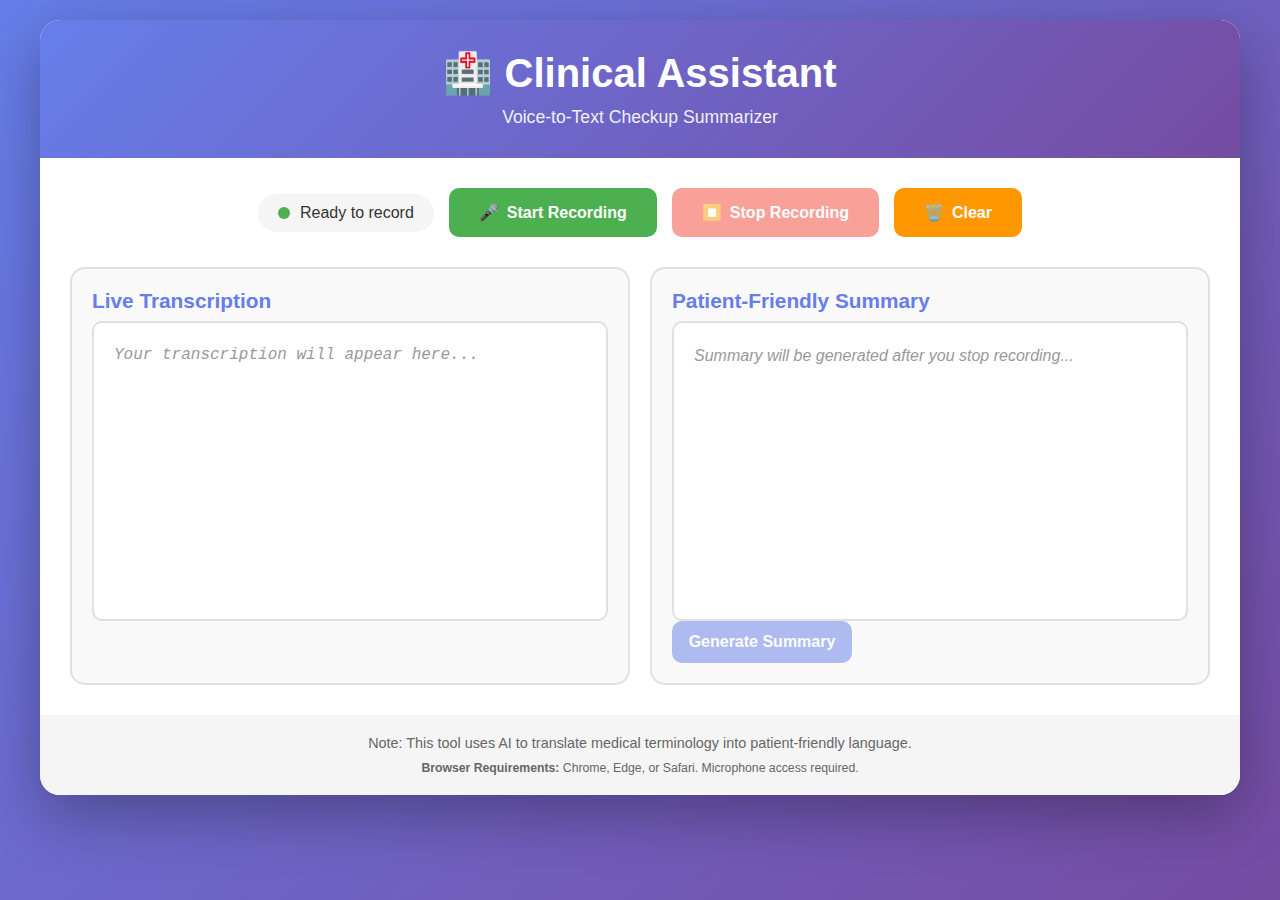
<file: static/index.html>
<!DOCTYPE html>
<html lang="en">
<head>
    <meta charset="UTF-8">
    <meta name="viewport" content="width=device-width, initial-scale=1.0">
    <title>Clinical Assistant - Voice to Text</title>
    <link rel="stylesheet" href="styles.css">
</head>
<body>
    <div class="container">
        <header>
            <h1>🏥 Clinical Assistant</h1>
            <p class="subtitle">Voice-to-Text Checkup Summarizer</p>
        </header>

        <main>
            <div class="recording-section">
                <div class="status-indicator" id="statusIndicator">
                    <span class="status-dot"></span>
                    <span id="statusText">Ready to record</span>
                </div>

                <button id="recordButton" type="button" class="record-button">
                    <span class="button-icon">🎤</span>
                    <span class="button-text">Start Recording</span>
                </button>

                <button id="stopButton" type="button" class="stop-button" disabled>
                    <span class="button-icon">⏹️</span>
                    <span class="button-text">Stop Recording</span>
                </button>

                <button id="clearButton" class="clear-button">
                    <span class="button-icon">🗑️</span>
                    <span class="button-text">Clear</span>
                </button>
            </div>

            <div class="content-section">
                <div class="panel">
                    <h2>Live Transcription</h2>
                    <div id="transcription" class="transcription-box">
                        <p class="placeholder">Your transcription will appear here...</p>
                    </div>
                </div>

                <div class="panel">
                    <h2>Patient-Friendly Summary</h2>
                    <div id="summary" class="summary-box">
                        <p class="placeholder">Summary will be generated after you stop recording...</p>
                    </div>
                    <button id="generateSummaryButton" type="button" class="summary-button" disabled>
                        Generate Summary
                    </button>
                </div>
            </div>
        </main>

        <footer>
            <p>Note: This tool uses AI to translate medical terminology into patient-friendly language.</p>
            <p style="font-size: 0.85em; margin-top: 10px;">
                <strong>Browser Requirements:</strong> Chrome, Edge, or Safari. Microphone access required.
            </p>
        </footer>
    </div>

    <script src="/static/app.js"></script>
</body>
</html>
</file>
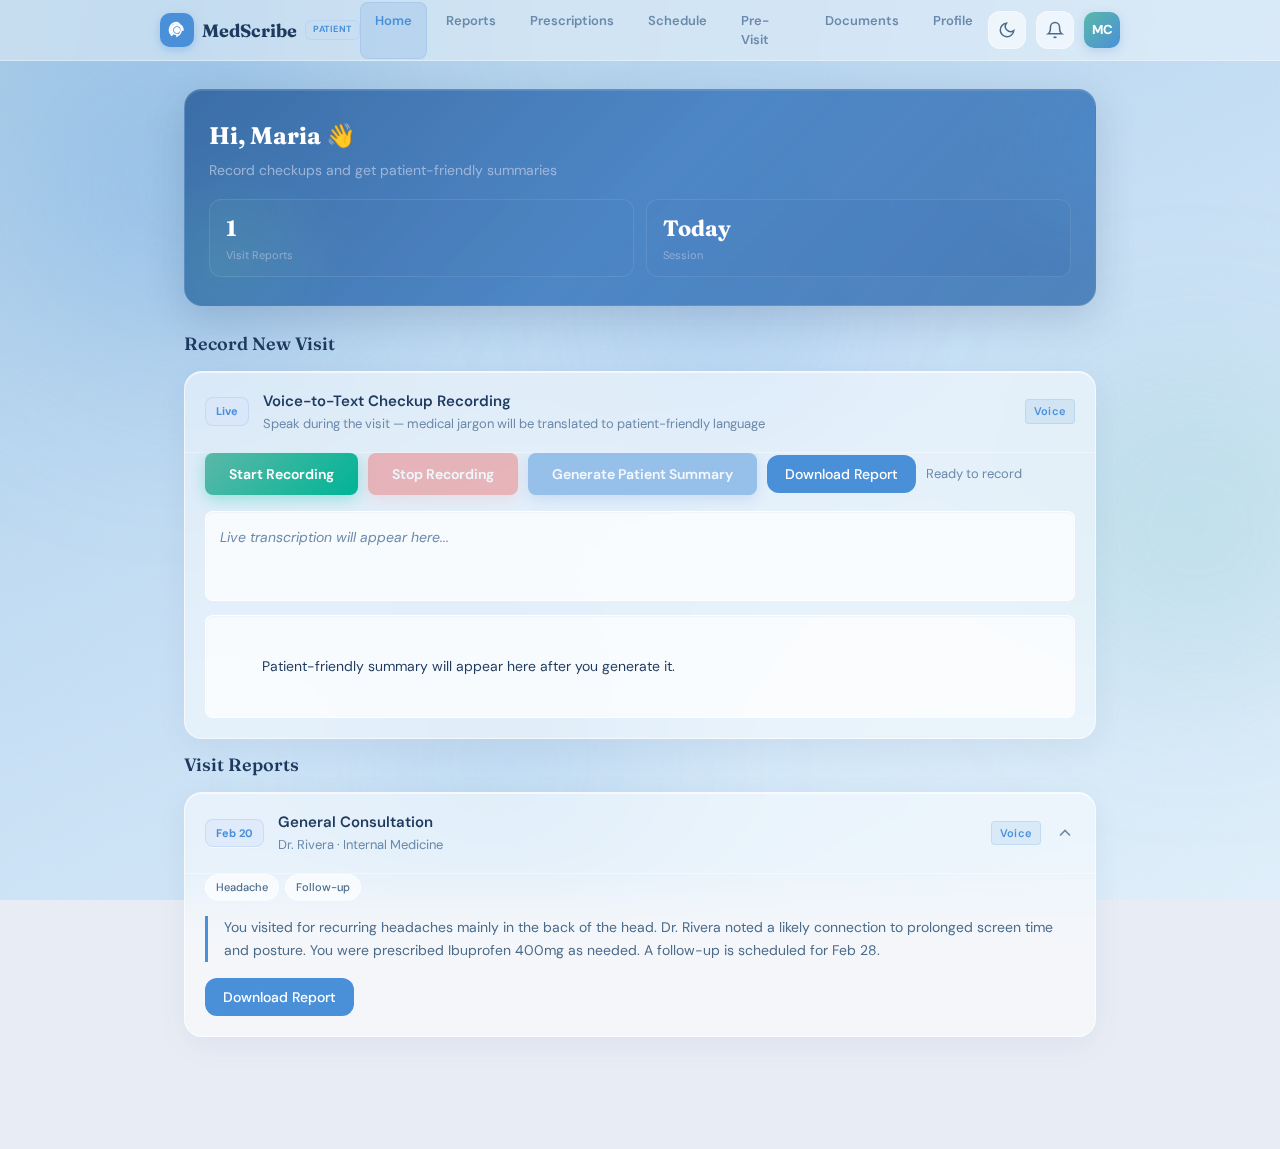
<file: static/medscribe.html>
<!DOCTYPE html>
<html lang="en">
<head>
<meta charset="UTF-8">
<meta name="viewport" content="width=device-width, initial-scale=1.0">
<title>MedScribe — Patient Portal</title>
<link rel="icon" type="image/svg+xml" href="/static/favicon.svg">
<link rel="icon" type="image/png" sizes="32x32" href="/static/favicon.png">
<link href="https://fonts.googleapis.com/css2?family=DM+Sans:ital,opsz,wght@0,9..40,400;0,9..40,500;0,9..40,600;0,9..40,700&family=Fraunces:opsz,wght@9..144,400;9..144,600;9..144,700&display=swap" rel="stylesheet">
<style>
  :root {
    --primary: #4A90D9;
    --primary-light: rgba(74,144,217,0.15);
    --primary-dark: #2E6BB5;
    --secondary: #5BB8A8;
    --secondary-dark: #3D9B8C;
    --accent: #E87A7A;
    --accent-light: rgba(232,122,122,0.1);
    --text: #1E3A5F;
    --text-secondary: #4A6B8A;
    --text-muted: #6B8AAA;
    --glass: rgba(255,255,255,0.5);
    --glass-strong: rgba(255,255,255,0.65);
    --glass-subtle: rgba(255,255,255,0.32);
    --glass-border: rgba(255,255,255,0.6);
    --glass-border-dim: rgba(255,255,255,0.35);
    --glass-shadow: 0 8px 32px rgba(30,58,95,0.06), inset 0 1px 0 rgba(255,255,255,0.65);
    --glass-shadow-hover: 0 12px 40px rgba(30,58,95,0.09), inset 0 1px 0 rgba(255,255,255,0.75);
    --blur: 22px;
    --blur-heavy: 44px;
    --radius: 18px;
    --radius-sm: 12px;
    --radius-xs: 8px;
    --card-bg: rgba(255,255,255,0.5);
    --border: var(--glass-border-dim);
    --border-light: rgba(255,255,255,0.4);
    --bg: rgba(255,255,255,0.2);
    --success: var(--secondary);
    --danger: var(--accent);
    --primary-hover: var(--primary-dark);
  }
  * { margin: 0; padding: 0; box-sizing: border-box; }
  html { font-size: 16px; -webkit-font-smoothing: antialiased; }
  body { font-family: 'DM Sans', sans-serif; font-size: 0.9375rem; color: var(--text); min-height: 100vh; background: #E8EDF5; line-height: 1.5; }
  h1,h2,h3 { font-family: 'Fraunces', serif; font-weight: 600; color: var(--text); }
  .bg-canvas { position: fixed; inset: 0; z-index: 0; overflow: hidden; background: linear-gradient(155deg, #a8cce8 0%, #b8d6ef 25%, #c8e0f5 50%, #d4e8f8 75%, #e0effa 100%); }
  .orb { position: absolute; border-radius: 50%; filter: blur(85px); will-change: transform; animation: drift 22s ease-in-out infinite; }
  .orb-1 { width:520px;height:520px;background:radial-gradient(circle,rgba(74,144,217,0.35) 0%,transparent 70%);top:-8%;left:-6%;animation-duration:24s; }
  .orb-2 { width:420px;height:420px;background:radial-gradient(circle,rgba(91,184,168,0.25) 0%,transparent 70%);top:35%;right:-10%;animation-duration:19s;animation-delay:-6s; }
  .orb-3 { width:380px;height:380px;background:radial-gradient(circle,rgba(74,144,217,0.2) 0%,transparent 70%);bottom:-6%;left:25%;animation-duration:26s;animation-delay:-11s; }
  .orb-4 { width:300px;height:300px;background:radial-gradient(circle,rgba(59,130,246,0.22) 0%,transparent 70%);top:18%;left:45%;animation-duration:21s;animation-delay:-9s; }
  @keyframes drift { 0%,100%{transform:translate(0,0) scale(1);} 25%{transform:translate(35px,-45px) scale(1.06);} 50%{transform:translate(-25px,25px) scale(0.94);} 75%{transform:translate(45px,35px) scale(1.03);} }
  .bottom-nav { position: fixed; bottom: 0; left: 0; right: 0; background: rgba(255,255,255,0.45); backdrop-filter: blur(var(--blur-heavy)); -webkit-backdrop-filter: blur(var(--blur-heavy)); border-top: 1px solid var(--glass-border-dim); display: none; justify-content: space-around; align-items: stretch; gap: 4px; padding: 10px 8px calc(10px + env(safe-area-inset-bottom)); z-index: 200; }
  .bnav-item { display: flex; flex-direction: column; align-items: center; gap: 2px; font-size: 9px; font-weight: 600; color: var(--text-muted); text-decoration: none; padding: 4px 6px; border-radius: 8px; cursor: pointer; transition: color 0.2s, background 0.2s; flex: 1; min-width: 0; }
  .bnav-item svg { width: 20px; height: 20px; flex-shrink: 0; }
  .bnav-item:hover { color: var(--primary); background: rgba(74,144,217,0.06); }
  .bnav-item.active { color: var(--primary); background: var(--primary-light); }
  .bg-canvas::after { content:''; position:absolute; inset:0; background:url("data:image/svg+xml,%3Csvg viewBox='0 0 256 256' xmlns='http://www.w3.org/2000/svg'%3E%3Cfilter id='n'%3E%3CfeTurbulence type='fractalNoise' baseFrequency='0.85' numOctaves='4' stitchTiles='stitch'/%3E%3C/filter%3E%3Crect width='100%25' height='100%25' filter='url(%23n)' opacity='0.03'/%3E%3C/svg%3E"); opacity:0.45; pointer-events:none; }
  .header { position: sticky; top: 0; z-index: 100; padding: 0 24px; background: rgba(255,255,255,0.38); backdrop-filter: blur(var(--blur-heavy)); -webkit-backdrop-filter: blur(var(--blur-heavy)); border-bottom: 1px solid var(--glass-border-dim); }
  .header-inner { max-width: 960px; margin: 0 auto; display: flex; justify-content: space-between; align-items: center; height: 60px; }
  .header-logo { display: flex; align-items: center; gap: 8px; }
  .header-logo-icon { width: 34px; height: 34px; background: var(--primary); border-radius: 10px; display: flex; align-items: center; justify-content: center; box-shadow: 0 3px 10px rgba(74,144,217,0.35); }
  .header-logo-icon svg { width: 18px; height: 18px; }
  .header-logo-text { font-family: 'Fraunces', serif; font-size: 18px; font-weight: 700; color: var(--text); }
  .header-logo-badge { font-size: 9px; font-weight: 700; color: var(--primary); background: var(--primary-light); backdrop-filter: blur(8px); padding: 2px 7px; border-radius: 6px; letter-spacing: 0.5px; border: 1px solid rgba(74,144,217,0.1); }
  .nav-links { display: flex; gap: 4px; }
  .nav-link { font-size: 13px; font-weight: 600; color: var(--text-muted); text-decoration: none; padding: 8px 14px; border-radius: var(--radius-xs); transition: all 0.25s; cursor: pointer; background: transparent; border: 1px solid transparent; }
  .nav-link:hover { color: var(--text-secondary); background: var(--glass-subtle); border-color: var(--glass-border-dim); }
  .nav-link.active { color: var(--primary); background: var(--primary-light); border-color: rgba(45,108,223,0.1); }
  .header-right { display: flex; align-items: center; gap: 10px; }
  .icon-btn { width: 38px; height: 38px; border-radius: var(--radius-sm); border: 1px solid var(--glass-border-dim); background: var(--glass-subtle); backdrop-filter: blur(12px); display: flex; align-items: center; justify-content: center; cursor: pointer; transition: all 0.25s; position: relative; }
  .icon-btn:hover { background: var(--glass); border-color: var(--glass-border); }
  .icon-btn svg { width: 18px; height: 18px; color: var(--text-secondary); }
  .avatar-sm { width: 36px; height: 36px; border-radius: 10px; background: linear-gradient(135deg, var(--secondary), var(--primary)); display: flex; align-items: center; justify-content: center; font-size: 13px; font-weight: 700; color: #fff; cursor: pointer; box-shadow: 0 3px 10px rgba(74,144,217,0.25); }
  .container { position: relative; z-index: 1; max-width: 960px; margin: 0 auto; padding: 28px 24px 100px; }
  .greeting-card { background: linear-gradient(135deg,rgba(46,98,158,0.88) 0%,rgba(58,120,190,0.85) 50%,rgba(52,110,175,0.82) 100%); backdrop-filter: blur(var(--blur)); border: 1px solid rgba(255,255,255,0.1); border-radius: var(--radius); padding: 28px 24px; margin-bottom: 24px; color: #fff; position: relative; overflow: hidden; box-shadow: 0 12px 40px rgba(30,58,95,0.18), inset 0 1px 0 rgba(255,255,255,0.1); }
  .greeting-card::before { content:''; position:absolute; top:-50%; right:-20%; width:320px; height:320px; background:radial-gradient(circle,rgba(74,144,217,0.28) 0%,transparent 65%); border-radius:50%; }
  .greeting-card::after { content:''; position:absolute; bottom:-40%; left:-10%; width:260px; height:260px; background:radial-gradient(circle,rgba(91,184,168,0.18) 0%,transparent 65%); border-radius:50%; }
  .greeting-name { font-family: 'Fraunces', serif; font-size: 24px; font-weight: 700; margin-bottom: 6px; position: relative; z-index: 1; }
  .greeting-sub { color: rgba(180,195,225,0.8); font-size: 14px; position: relative; z-index: 1; margin-bottom: 18px; }
  .greeting-stats { display: flex; gap: 12px; position: relative; z-index: 1; }
  .g-stat { background: rgba(255,255,255,0.08); border: 1px solid rgba(255,255,255,0.1); border-radius: var(--radius-sm); padding: 12px 16px; flex: 1; backdrop-filter: blur(12px); transition: background 0.25s; }
  .g-stat:hover { background: rgba(255,255,255,0.12); }
  .g-stat-val { font-family: 'Fraunces', serif; font-size: 22px; font-weight: 700; }
  .g-stat-label { font-size: 11px; color: rgba(180,195,225,0.65); margin-top: 2px; }
  .section-header { display: flex; justify-content: space-between; align-items: center; margin-bottom: 14px; }
  .section-title { font-family: 'Fraunces', serif; font-size: 18px; font-weight: 600; color: var(--text); }
  .section-link { font-size: 13px; font-weight: 600; color: var(--primary); text-decoration: none; padding: 5px 12px; border-radius: 20px; background: var(--glass-subtle); backdrop-filter: blur(8px); border: 1px solid var(--glass-border-dim); transition: all 0.25s; cursor: pointer; }
  .section-link:hover { background: var(--glass); border-color: var(--glass-border); }
  .glass-card { background: var(--glass); backdrop-filter: blur(var(--blur)); -webkit-backdrop-filter: blur(var(--blur)); border: 1px solid var(--glass-border); border-radius: var(--radius); box-shadow: var(--glass-shadow); position: relative; overflow: hidden; transition: box-shadow 0.25s, transform 0.25s, background 0.25s; }
  .glass-card::before { content:''; position:absolute; top:0; left:0; right:0; height:1px; background: linear-gradient(90deg,transparent,rgba(255,255,255,0.7),transparent); pointer-events:none; z-index:1; }
  .glass-card:hover { box-shadow: var(--glass-shadow-hover); background: var(--glass-strong); }
  .report-card { background: var(--glass); backdrop-filter: blur(var(--blur)); -webkit-backdrop-filter: blur(var(--blur)); border: 1px solid var(--glass-border); border-radius: var(--radius); margin-bottom: 12px; overflow: hidden; box-shadow: var(--glass-shadow); transition: box-shadow 0.25s, background 0.25s; }
  .report-card:hover { box-shadow: var(--glass-shadow-hover); background: var(--glass-strong); }
  .report-card-header { padding: 18px 20px; display: flex; align-items: center; gap: 14px; cursor: pointer; }
  .report-date-pill { background: rgba(45,108,223,0.1); backdrop-filter: blur(6px); border: 1px solid rgba(45,108,223,0.12); color: var(--primary); font-size: 11px; font-weight: 700; padding: 5px 10px; border-radius: 8px; flex-shrink: 0; }
  .report-card-info { flex: 1; min-width: 0; }
  .report-card-title { font-size: 0.9375rem; font-weight: 600; }
  .report-card-doctor { font-size: 0.8125rem; color: var(--text-muted); margin-top: 2px; }
  .report-type-badge { font-size: 0.6875rem; font-weight: 600; padding: 3px 8px; border-radius: 4px; letter-spacing: 0.02em; }
  .badge-voice { background: rgba(74,144,217,0.12); color: var(--primary); border: 1px solid rgba(74,144,217,0.15); }
  .badge-text { background: rgba(91,184,168,0.12); color: var(--secondary-dark); border: 1px solid rgba(91,184,168,0.15); }
  .expand-icon { width: 20px; height: 20px; color: var(--text-muted); transition: transform 0.2s; flex-shrink: 0; }
  .report-card.open .expand-icon { transform: rotate(180deg); }
  .report-card-body { max-height: 0; overflow: hidden; transition: max-height 0.3s ease; }
  .report-card.open .report-card-body { max-height: 1000px; }
  .report-body-inner { padding: 0 20px 20px; border-top: 1px solid var(--border-light); }
  .report-summary-text { font-size: 0.875rem; line-height: 1.65; color: var(--text-secondary); margin: 16px 0; padding-left: 16px; border-left: 3px solid var(--primary); }
  .report-summary-formatted { font-size: 0.9375rem; line-height: 1.7; color: var(--text-secondary); }
  .report-summary-formatted .report-section { margin-bottom: 24px; }
  .report-summary-formatted .report-section:last-child { margin-bottom: 0; }
  .report-summary-formatted .report-h3 { font-family: 'Fraunces', serif; font-size: 1rem; font-weight: 600; color: var(--primary); margin-bottom: 10px; padding-bottom: 6px; border-bottom: 1px solid rgba(74,144,217,0.2); }
  .report-summary-formatted .report-summary-p { margin: 0 0 4px; color: var(--text-secondary); }
  .report-summary-formatted .report-terms-list, .report-summary-formatted .report-bullet-list { margin: 0; padding-left: 20px; }
  .report-summary-formatted .report-terms-list li, .report-summary-formatted .report-bullet-list li { margin-bottom: 10px; }
  .report-summary-formatted .report-term-item { display: block; padding: 8px 12px; margin-bottom: 8px; background: rgba(74,144,217,0.06); border-radius: var(--radius-xs); border-left: 3px solid var(--primary); }
  .report-summary-formatted .report-term-name { font-weight: 600; color: var(--text); }
  .report-summary-formatted .report-term-def { color: var(--text-secondary); }
  .report-summary-formatted .report-bullet-list li { padding-left: 4px; }
  .report-tags { display: flex; flex-wrap: wrap; gap: 6px; margin-bottom: 14px; }
  .report-tag { font-size: 11px; font-weight: 500; padding: 4px 10px; border-radius: 20px; background: rgba(255,255,255,0.35); backdrop-filter: blur(6px); border: 1px solid var(--glass-border-dim); color: var(--text-secondary); }
  .report-actions { display: flex; gap: 10px; flex-wrap: wrap; }
  .rpt-btn { padding: 10px 18px; border-radius: var(--radius-sm); font-size: 0.875rem; font-weight: 500; font-family: inherit; cursor: pointer; border: none; display: inline-flex; align-items: center; gap: 6px; transition: background 0.15s; }
  .rpt-btn svg { width: 16px; height: 16px; }
  .rpt-btn.primary { background: var(--primary); color: #fff; }
  .rpt-btn.primary:hover:not(:disabled) { background: var(--primary-hover); }
  .rpt-btn.outline { background: var(--card-bg); color: var(--text-secondary); border: 1px solid var(--border); }
  .rpt-btn.outline:hover:not(:disabled) { background: var(--border-light); }
  .rec-record-card { background: var(--glass); backdrop-filter: blur(var(--blur)); border: 1px solid var(--glass-border); }
  .rec-controls { display: flex; gap: 10px; align-items: center; flex-wrap: wrap; margin-bottom: 16px; }
  .rec-btn { padding: 12px 24px; border-radius: var(--radius-xs); font-size: 14px; font-weight: 600; font-family: 'DM Sans', sans-serif; cursor: pointer; border: none; transition: all 0.25s; }
  .rec-btn.start { background: linear-gradient(135deg, var(--secondary), #00B496); color: #fff; box-shadow: 0 4px 16px rgba(0,201,167,0.35); }
  .rec-btn.start:hover:not(:disabled) { transform: translateY(-1px); box-shadow: 0 6px 24px rgba(0,201,167,0.45); }
  .rec-btn.stop { background: var(--accent); color: #fff; box-shadow: 0 4px 14px rgba(255,107,107,0.3); }
  .rec-btn.stop:hover:not(:disabled) { transform: translateY(-1px); opacity: 0.95; }
  .rec-btn.summary { background: var(--primary); color: #fff; box-shadow: 0 4px 14px rgba(45,108,223,0.3); }
  .rec-btn.summary:hover:not(:disabled) { background: var(--primary-dark); transform: translateY(-1px); }
  .rec-btn:disabled { opacity: 0.5; cursor: not-allowed; }
  .rec-status { font-size: 0.8125rem; color: var(--text-muted); }
  .rec-status.recording { color: var(--danger); font-weight: 500; }
  .rec-transcript { background: rgba(255,255,255,0.5); backdrop-filter: blur(8px); border: 1px solid rgba(255,255,255,0.6); border-radius: var(--radius-xs); padding: 14px; min-height: 90px; max-height: 160px; overflow-y: auto; font-size: 0.875rem; line-height: 1.6; margin-bottom: 14px; box-shadow: inset 0 1px 2px rgba(26,33,56,0.04); }
  .rec-transcript .placeholder { color: var(--text-muted); font-style: italic; }
  .rec-summary-out { background: rgba(255,255,255,0.5); backdrop-filter: blur(8px); border: 1px solid rgba(255,255,255,0.6); border-radius: var(--radius-xs); padding: 16px; min-height: 100px; font-size: 0.875rem; line-height: 1.65; white-space: pre-wrap; box-shadow: inset 0 1px 2px rgba(26,33,56,0.04); }
  .pharmacy-finder-section { margin-top: 24px; padding-top: 24px; border-top: 1px solid var(--glass-border-dim); }
  .pharmacy-finder-title { font-family: 'Fraunces', serif; font-size: 18px; margin-bottom: 8px; color: var(--text); }
  .pharmacy-finder-desc { font-size: 14px; color: var(--text-secondary); margin-bottom: 16px; }
  .medications-list { display: flex; flex-wrap: wrap; gap: 10px; margin-bottom: 16px; align-items: center; }
  .pharmacy-no-meds { font-size: 14px; color: var(--text-muted); margin: 0; }
  .med-badge { display: inline-flex; align-items: center; gap: 8px; background: rgba(74,144,217,0.1); backdrop-filter: blur(8px); border: 1px solid rgba(74,144,217,0.15); color: var(--primary); font-size: 14px; font-weight: 600; padding: 8px 14px; border-radius: 10px; }
  .med-badge a { color: var(--primary); text-decoration: none; }
  .med-badge a:hover { text-decoration: underline; }
  .pharmacy-finder-actions { display: flex; align-items: center; gap: 12px; flex-wrap: wrap; margin-bottom: 16px; }
  .pharmacy-status { font-size: 14px; color: var(--text-muted); }
  .pharmacy-results { display: flex; flex-direction: column; gap: 12px; }
  .pharmacy-card { background: rgba(255,255,255,0.6); border: 1px solid var(--glass-border-dim); border-radius: var(--radius-sm); padding: 16px; }
  .pharmacy-card-name { font-weight: 700; font-size: 16px; margin-bottom: 4px; }
  .pharmacy-card-addr { font-size: 14px; color: var(--text-secondary); margin-bottom: 4px; }
  .pharmacy-card-dist { font-size: 13px; color: var(--text-muted); }
  .pharmacy-card-meds { font-size: 14px; margin-top: 10px; padding-top: 10px; border-top: 1px solid var(--glass-border-dim); color: var(--text-secondary); }
  .pharmacy-card-meds a { color: var(--primary); font-weight: 500; text-decoration: none; }
  .pharmacy-card-meds a:hover { text-decoration: underline; }
  .pharmacy-card-map { font-size: 14px; margin-top: 8px; }
  .pharmacy-card-map a { color: var(--primary); font-weight: 500; text-decoration: none; }
  .pharmacy-card-map a:hover { text-decoration: underline; }
  .tab-panel { display: none; }
  .tab-panel.active { display: block; }
  .schedule-form { display: flex; flex-direction: column; gap: 14px; margin-bottom: 24px; }
  .schedule-form input, .schedule-form select { padding: 12px 16px; border-radius: var(--radius-xs); border: 1px solid var(--glass-border-dim); font-family: 'DM Sans', sans-serif; font-size: 15px; }
  .schedule-card { background: var(--glass); backdrop-filter: blur(var(--blur)); border: 1px solid var(--glass-border); border-radius: var(--radius-sm); padding: 16px 18px; margin-bottom: 10px; display: flex; justify-content: space-between; align-items: flex-start; flex-wrap: wrap; gap: 10px; box-shadow: var(--glass-shadow); }
  .schedule-card-info { flex: 1; min-width: 0; }
  .schedule-card-title { font-weight: 700; font-size: 16px; margin-bottom: 4px; }
  .schedule-card-meta { font-size: 14px; color: var(--text-secondary); }
  .schedule-card-delete { background: rgba(255,107,107,0.1); color: var(--accent); border: 1px solid rgba(255,107,107,0.15); padding: 6px 12px; border-radius: var(--radius-sm); font-size: 0.75rem; font-weight: 500; cursor: pointer; transition: opacity 0.15s; }
  .schedule-card-delete:hover { opacity: 0.9; }
  .pharmacy-note { font-size: 0.6875rem; color: var(--text-muted); margin-top: 6px; font-style: italic; }
  .rec-summary-out .error-msg { color: var(--danger); font-size: 0.8125rem; }
  .rec-summary-out .loading { color: var(--text-muted); font-style: italic; }
  .bnav-item svg { flex-shrink: 0; }
  .upload-zone { border: 2px dashed rgba(74,144,217,0.25); border-radius: var(--radius-sm); padding: 28px; text-align: center; background: rgba(255,255,255,0.2); backdrop-filter: blur(8px); cursor: pointer; transition: all 0.25s; margin-bottom: 20px; }
  .upload-zone:hover, .upload-zone.dragover { border-color: rgba(74,144,217,0.45); background: rgba(74,144,217,0.06); }
  .upload-zone input { display: none; }
  .upload-zone-icon { width: 48px; height: 48px; margin: 0 auto 12px; background: var(--primary-light); border-radius: 50%; display: flex; align-items: center; justify-content: center; color: var(--primary); }
  .upload-zone-text { font-size: 0.875rem; font-weight: 500; color: var(--text); margin-bottom: 4px; }
  .upload-zone-hint { font-size: 0.75rem; color: var(--text-muted); }
  .upload-list { display: flex; flex-direction: column; gap: 8px; }
  .upload-item { background: var(--card-bg); border: 1px solid var(--border); border-radius: var(--radius-sm); padding: 12px 16px; display: flex; align-items: center; justify-content: space-between; gap: 12px; }
  .upload-item-info { flex: 1; min-width: 0; }
  .upload-item-name { font-size: 0.875rem; font-weight: 500; overflow: hidden; text-overflow: ellipsis; white-space: nowrap; }
  .upload-item-meta { font-size: 0.75rem; color: var(--text-muted); margin-top: 2px; }
  .upload-item-actions { display: flex; gap: 8px; flex-shrink: 0; }
  .profile-section { margin-bottom: 24px; }
  .profile-section-title { font-size: 0.8125rem; font-weight: 600; color: var(--text-muted); margin-bottom: 10px; text-transform: uppercase; letter-spacing: 0.05em; }
  .profile-stats { display: flex; gap: 16px; flex-wrap: wrap; }
  .profile-stat { background: var(--bg); border-radius: var(--radius-sm); padding: 14px 18px; flex: 1; min-width: 120px; }
  .profile-stat-val { font-size: 1.25rem; font-weight: 700; color: var(--primary); }
  .profile-stat-label { font-size: 0.75rem; color: var(--text-muted); margin-top: 2px; }
  .profile-link { font-size: 0.8125rem; color: var(--primary); font-weight: 500; cursor: pointer; margin-top: 8px; }
  .profile-link:hover { text-decoration: underline; }
  .profile-card { background: var(--glass); backdrop-filter: blur(var(--blur)); border: 1px solid var(--glass-border); box-shadow: var(--glass-shadow); }
  .upload-item { background: var(--glass-subtle); border: 1px solid var(--glass-border-dim); }
  .schedule-form input, .schedule-form select { background: rgba(255,255,255,0.5); backdrop-filter: blur(8px); border: 1px solid rgba(255,255,255,0.6); box-shadow: inset 0 1px 2px rgba(26,33,56,0.04); }
  .schedule-form input:focus, .schedule-form select:focus { background: rgba(255,255,255,0.7); border-color: var(--primary); outline: none; }
  @media (min-width: 769px) {
    .bottom-nav { display: none; }
  }
  @media (max-width: 768px) {
    .nav-links { display: none; }
    .bottom-nav { display: flex; }
    .container { padding-bottom: 100px; }
    .greeting-stats { flex-direction: column; gap: 8px; }
  }
  @media print {
    .header, .bottom-nav, .bg-canvas, .orb, .bnav-item, .rec-controls, .upload-zone, .checklist-form, .checklist-actions, .doctor-summary-actions, .report-actions button { display: none !important; }
    .doctor-summary-box { background: #fff; border: 1px solid #ccc; padding: 24px; }
    body { background: #fff; }
  }
  @keyframes fadeInUp { from { opacity:0; transform:translateY(16px); } to { opacity:1; transform:translateY(0); } }
  .tab-panel.active > * { animation: fadeInUp 0.5s ease both; }
  .tab-panel.active > *:nth-child(1) { animation-delay: 0s; }
  .tab-panel.active > *:nth-child(2) { animation-delay: 0.06s; }
  .tab-panel.active > *:nth-child(3) { animation-delay: 0.12s; }
  ::-webkit-scrollbar { width: 5px; }
  ::-webkit-scrollbar-track { background: transparent; }
  ::-webkit-scrollbar-thumb { background: rgba(142,154,184,0.2); border-radius: 3px; }

  /* ══════ NIGHT MODE ══════ */
  [data-theme="dark"] { color-scheme: dark; --border-light: rgba(255,255,255,0.06); --card-bg: rgba(33,38,45,0.6); --bg: rgba(22,27,34,0.5); }
  [data-theme="dark"] body { background: #0f1419; color: #e6edf3; }
  [data-theme="dark"] .bg-canvas { background: linear-gradient(155deg, #0d1117 0%, #161b22 40%, #21262d 70%, #0d1117 100%); }
  [data-theme="dark"] .orb-1 { background: radial-gradient(circle,rgba(45,108,223,0.15) 0%,transparent 70%); }
  [data-theme="dark"] .orb-2 { background: radial-gradient(circle,rgba(0,201,167,0.1) 0%,transparent 70%); }
  [data-theme="dark"] .orb-3 { background: radial-gradient(circle,rgba(124,92,252,0.08) 0%,transparent 70%); }
  [data-theme="dark"] .orb-4 { background: radial-gradient(circle,rgba(255,107,107,0.06) 0%,transparent 70%); }
  [data-theme="dark"] .bg-canvas::after { opacity: 0.2; }
  [data-theme="dark"] .header { background: rgba(22,27,34,0.85); border-color: rgba(255,255,255,0.06); }
  [data-theme="dark"] .glass, [data-theme="dark"] .report-card, [data-theme="dark"] .rec-record-card, [data-theme="dark"] .profile-card, [data-theme="dark"] .schedule-card, [data-theme="dark"] .pharmacy-card, [data-theme="dark"] .upload-item { background: rgba(33,38,45,0.6); border-color: rgba(255,255,255,0.08); box-shadow: 0 8px 32px rgba(0,0,0,0.3); }
  [data-theme="dark"] .greeting-card { background: linear-gradient(135deg,rgba(22,27,34,0.95) 0%,rgba(33,38,45,0.9) 50%,rgba(45,55,72,0.85) 100%); border-color: rgba(255,255,255,0.06); }
  [data-theme="dark"] .bottom-nav { background: rgba(22,27,34,0.9); border-color: rgba(255,255,255,0.06); }
  [data-theme="dark"] .nav-link { color: #8b949e; }
  [data-theme="dark"] .nav-link:hover { color: #c9d1d9; background: rgba(255,255,255,0.06); }
  [data-theme="dark"] .nav-link.active { color: #58a6ff; background: rgba(45,108,223,0.2); }
  [data-theme="dark"] .icon-btn { background: rgba(255,255,255,0.06); border-color: rgba(255,255,255,0.08); }
  [data-theme="dark"] .icon-btn:hover { background: rgba(255,255,255,0.1); }
  [data-theme="dark"] .section-title, [data-theme="dark"] .report-card-title, [data-theme="dark"] .pharmacy-card-name { color: #e6edf3; }
  [data-theme="dark"] .report-card-doctor, [data-theme="dark"] .pharmacy-card-addr, [data-theme="dark"] .rec-status, [data-theme="dark"] .pharmacy-status { color: #8b949e; }
  [data-theme="dark"] .rec-transcript, [data-theme="dark"] .rec-summary-out, [data-theme="dark"] .schedule-form input, [data-theme="dark"] .schedule-form select, [data-theme="dark"] .profile-input { background: rgba(22,27,34,0.8); border-color: rgba(255,255,255,0.1); color: #e6edf3; }
  [data-theme="dark"] .profile-input::placeholder { color: #6e7681; }
  [data-theme="dark"] .report-tag, [data-theme="dark"] .med-badge { background: rgba(255,255,255,0.06); border-color: rgba(255,255,255,0.08); color: #8b949e; }
  [data-theme="dark"] .report-summary-formatted .report-h3 { color: #58a6ff; border-color: rgba(88,166,255,0.25); }
  [data-theme="dark"] .report-summary-formatted .report-term-item { background: rgba(88,166,255,0.08); border-color: #58a6ff; }
  [data-theme="dark"] .upload-zone { background: rgba(33,38,45,0.5); border-color: rgba(74,144,217,0.35); }
  [data-theme="dark"] .upload-zone:hover { background: rgba(74,144,217,0.1); }
  [data-theme="dark"] .profile-stat { background: rgba(255,255,255,0.05); border-color: rgba(255,255,255,0.06); }
  [data-theme="dark"] .bnav-item { color: #8b949e; }
  [data-theme="dark"] .bnav-item.active, [data-theme="dark"] .bnav-item:hover { color: #58a6ff; }
  [data-theme="dark"] .theme-toggle .icon-sun { display: block; }
  [data-theme="dark"] .theme-toggle .icon-moon { display: none; }
  .theme-toggle .icon-moon { display: block; }
  .theme-toggle .icon-sun { display: none; }

  /* ══════ FONT SIZE ══════ */
  html[data-font="large"] { font-size: 18px; }
  [data-font="large"] .section-title { font-size: 20px; }
  [data-font="large"] .greeting-name { font-size: 26px; }
  [data-font="large"] .profile-input, [data-font="large"] .schedule-form input, [data-font="large"] .profile-input { font-size: 16px; }

  /* ══════ REDUCED MOTION ══════ */
  [data-motion="reduced"] .orb { animation: none; }
  [data-motion="reduced"] .tab-panel.active > * { animation: none; }
  [data-motion="reduced"] .expand-icon { transition: none; }

  /* Profile form */
  .profile-form { display: flex; flex-direction: column; gap: 14px; }
  .profile-form-row { display: grid; grid-template-columns: 1fr 1fr; gap: 16px; }
  @media (max-width: 600px) { .profile-form-row { grid-template-columns: 1fr; } }
  .profile-form-group { display: flex; flex-direction: column; gap: 6px; }
  .profile-label { font-size: 12px; font-weight: 600; color: var(--text-secondary); letter-spacing: 0.3px; }
  .profile-input { padding: 12px 16px; border-radius: var(--radius-xs); border: 1px solid rgba(255,255,255,0.6); background: rgba(255,255,255,0.5); font-family: 'DM Sans', sans-serif; font-size: 14px; color: var(--text); transition: all 0.2s; }
  .profile-input:focus { outline: none; border-color: var(--primary); background: rgba(255,255,255,0.7); box-shadow: 0 0 0 3px rgba(74,144,217,0.12); }
  .profile-textarea { resize: vertical; min-height: 70px; }
  .checklist-form { margin-bottom: 28px; }
  .checklist-section { margin-bottom: 24px; padding: 20px; background: var(--glass); backdrop-filter: blur(var(--blur)); border: 1px solid var(--glass-border); border-radius: var(--radius-sm); }
  .checklist-h3 { font-family: 'Fraunces', serif; font-size: 1rem; font-weight: 600; color: var(--primary); margin-bottom: 14px; padding-bottom: 8px; border-bottom: 1px solid rgba(74,144,217,0.2); }
  .checklist-check-row { margin-bottom: 10px; }
  .checklist-check { display: flex; align-items: center; gap: 10px; cursor: pointer; font-size: 14px; font-weight: 500; }
  .checklist-check input { width: 18px; height: 18px; accent-color: var(--primary); }
  .checklist-check-grid { display: grid; grid-template-columns: repeat(auto-fill, minmax(160px, 1fr)); gap: 10px 20px; margin-top: 8px; }
  .doctor-summary-actions { flex-wrap: wrap; gap: 10px; }
  .send-doctor-btn { background: linear-gradient(135deg, var(--secondary), var(--secondary-dark)) !important; }
  .send-doctor-btn:hover { opacity: 0.95; transform: translateY(-1px); }
  .checklist-actions { margin-top: 20px; }
  .doctor-summary-section { margin-top: 28px; padding-top: 24px; border-top: 1px solid var(--glass-border-dim); }
  .doctor-summary-box { background: rgba(255,255,255,0.6); backdrop-filter: blur(8px); border: 1px solid var(--glass-border); border-radius: var(--radius-sm); padding: 24px; font-size: 0.9375rem; line-height: 1.7; color: var(--text-secondary); }
  .doctor-summary-box .ds-section { margin-bottom: 20px; }
  .doctor-summary-box .ds-section:last-child { margin-bottom: 0; }
  .doctor-summary-box .ds-title { font-family: 'Fraunces', serif; font-size: 0.9375rem; font-weight: 700; color: var(--primary); margin-bottom: 8px; }
  .doctor-summary-box .ds-content { color: var(--text-secondary); }
  .profile-prefs { display: flex; flex-direction: column; gap: 10px; }
  .profile-pref-row { display: flex; align-items: center; justify-content: space-between; cursor: pointer; padding: 12px 0; border-bottom: 1px solid var(--glass-border-dim); }
  .profile-pref-row:last-child { border-bottom: none; }
  .profile-pref-label { font-size: 14px; font-weight: 500; }
  .profile-checkbox { position: absolute; opacity: 0; width: 0; height: 0; }
  .profile-checkbox-toggle { width: 44px; height: 24px; background: rgba(142,154,184,0.3); border-radius: 12px; position: relative; flex-shrink: 0; transition: background 0.2s; }
  .profile-checkbox-toggle::after { content: ''; position: absolute; top: 2px; left: 2px; width: 20px; height: 20px; background: #fff; border-radius: 50%; box-shadow: 0 2px 4px rgba(0,0,0,0.2); transition: transform 0.2s; }
  .profile-checkbox:checked + .profile-checkbox-toggle { background: var(--primary); }
  .profile-checkbox:checked + .profile-checkbox-toggle::after { transform: translateX(20px); }
  [data-theme="dark"] .profile-checkbox-toggle { background: rgba(255,255,255,0.1); }
  [data-theme="dark"] .profile-checkbox:checked + .profile-checkbox-toggle { background: #58a6ff; }
</style>
</head>
<body>

<div class="bg-canvas">
  <div class="orb orb-1"></div>
  <div class="orb orb-2"></div>
  <div class="orb orb-3"></div>
  <div class="orb orb-4"></div>
</div>

<header class="header">
  <div class="header-inner">
    <div class="header-logo">
      <div class="header-logo-icon">
        <svg fill="none" viewBox="0 0 24 24" stroke="white" stroke-width="2"><path d="M12 2a10 10 0 00-7.07 17.07l1.41-1.41A8 8 0 1120 12h-2a6 6 0 10-6 6v2A10 10 0 0012 2z"/><circle cx="12" cy="12" r="3" fill="white"/></svg>
      </div>
      <span class="header-logo-text">MedScribe</span>
      <span class="header-logo-badge">PATIENT</span>
    </div>
    <nav class="nav-links">
      <a class="nav-link active" data-tab="tabHome">Home</a>
      <a class="nav-link" data-tab="tabReports">Reports</a>
      <a class="nav-link" data-tab="tabRx">Prescriptions</a>
      <a class="nav-link" data-tab="tabSchedule">Schedule</a>
      <a class="nav-link" data-tab="tabChecklist">Pre-Visit</a>
      <a class="nav-link" data-tab="tabDocuments">Documents</a>
      <a class="nav-link" data-tab="tabProfile">Profile</a>
    </nav>
    <div class="header-right">
      <button type="button" class="icon-btn theme-toggle" id="themeToggle" title="Toggle night mode" aria-label="Toggle night mode">
        <svg class="icon-sun" fill="none" viewBox="0 0 24 24" stroke="currentColor" stroke-width="2"><circle cx="12" cy="12" r="5"/><path d="M12 1v2M12 21v2M4.22 4.22l1.42 1.42M18.36 18.36l1.42 1.42M1 12h2M21 12h2M4.22 19.78l1.42-1.42M18.36 5.64l1.42-1.42"/></svg>
        <svg class="icon-moon" fill="none" viewBox="0 0 24 24" stroke="currentColor" stroke-width="2"><path d="M21 12.79A9 9 0 1111.21 3 7 7 0 0021 12.79z"/></svg>
      </button>
      <div class="icon-btn" title="Notifications"><svg fill="none" viewBox="0 0 24 24" stroke="currentColor" stroke-width="2"><path d="M18 8A6 6 0 006 8c0 7-3 9-3 9h18s-3-2-3-9"/><path d="M13.73 21a2 2 0 01-3.46 0"/></svg></div>
      <div class="avatar-sm" id="headerAvatar">MC</div>
    </div>
  </div>
</header>

<div class="container">

  <div id="tabHome" class="tab-panel active">
  <div class="greeting-card">
    <div class="greeting-name">Hi, Maria</div>
    <div class="greeting-sub">Record checkups and get patient-friendly summaries</div>
    <div class="greeting-stats">
      <div class="g-stat">
        <div class="g-stat-val" id="reportCount">0</div>
        <div class="g-stat-label">Visit Reports</div>
      </div>
      <div class="g-stat">
        <div class="g-stat-val">Today</div>
        <div class="g-stat-label">Session</div>
      </div>
    </div>
  </div>

  <div class="section-header">
    <h2 class="section-title">Record New Visit</h2>
  </div>

  <div class="report-card rec-record-card" id="recordCard">
    <div class="report-card-header" style="cursor:default;">
      <div class="report-date-pill">Live</div>
      <div class="report-card-info">
        <div class="report-card-title">Voice-to-Text Checkup Recording</div>
        <div class="report-card-doctor">Speak during the visit — medical jargon will be translated to patient-friendly language</div>
      </div>
      <span class="report-type-badge badge-voice">Voice</span>
    </div>
    <div class="report-card-body" style="max-height:none;">
      <div class="report-body-inner">
        <div class="rec-controls">
          <button id="recordButton" type="button" class="rec-btn start">Start Recording</button>
          <button id="stopButton" type="button" class="rec-btn stop" disabled>Stop Recording</button>
          <button id="generateSummaryButton" type="button" class="rec-btn summary" disabled>Generate Patient Summary</button>
          <button id="downloadReportButton" type="button" class="rpt-btn primary" disabled>Download Report</button>
          <span id="statusText" class="rec-status">Ready to record</span>
        </div>
        <div class="rec-transcript" id="transcription">
          <span class="placeholder">Live transcription will appear here...</span>
        </div>
        <div class="rec-summary-out" id="summary">
          <span class="placeholder">Patient-friendly summary will appear here after you generate it.</span>
        </div>
        <div id="pharmacyFinderSection" class="pharmacy-finder-section" style="display:none;">
          <h3 class="pharmacy-finder-title">Find Pharmacies & Prices</h3>
          <p class="pharmacy-finder-desc">After your visit, find nearby pharmacies and compare medication prices.</p>
          <div id="medicationsList" class="medications-list"></div>
          <div class="pharmacy-finder-actions">
            <button id="findPharmaciesBtn" type="button" class="rpt-btn primary">Find Nearby Pharmacies</button>
            <span id="pharmacyStatus" class="pharmacy-status"></span>
          </div>
          <div id="pharmacyResults" class="pharmacy-results"></div>
        </div>
      </div>
    </div>
  </div>

  <div class="section-header">
    <h2 class="section-title">Visit Reports</h2>
  </div>

  <div id="reportsContainer" class="reports-list">
    <div class="report-card open" onclick="toggleReport(this)">
      <div class="report-card-header">
        <div class="report-date-pill">Feb 20</div>
        <div class="report-card-info">
          <div class="report-card-title">General Consultation</div>
          <div class="report-card-doctor">Dr. Rivera · Internal Medicine</div>
        </div>
        <span class="report-type-badge badge-voice">Voice</span>
        <svg class="expand-icon" fill="none" viewBox="0 0 24 24" stroke="currentColor" stroke-width="2"><polyline points="6 9 12 15 18 9"/></svg>
      </div>
      <div class="report-card-body">
        <div class="report-body-inner">
          <div class="report-tags">
            <span class="report-tag">Headache</span>
            <span class="report-tag">Follow-up</span>
          </div>
          <div class="report-summary-text">
            You visited for recurring headaches mainly in the back of the head. Dr. Rivera noted a likely connection to prolonged screen time and posture. You were prescribed Ibuprofen 400mg as needed. A follow-up is scheduled for Feb 28.
          </div>
          <div class="report-actions">
            <button class="rpt-btn primary" onclick="event.stopPropagation();window.medScribe?.downloadReport();">Download Report</button>
          </div>
        </div>
      </div>
    </div>
  </div>
  </div>

  <div id="tabReports" class="tab-panel">
    <div class="section-header">
      <h2 class="section-title">Visit Reports</h2>
    </div>
    <div id="reportsContainerTab" class="reports-list"></div>
  </div>

  <div id="tabRx" class="tab-panel">
    <div class="section-header">
      <h2 class="section-title">Prescriptions & Pharmacies</h2>
    </div>
    <p class="pharmacy-finder-desc" style="margin-bottom:20px;">Find pharmacies for your prescribed medications. Record a visit first to extract medications, or enter them below.</p>
    <div id="rxMedicationsList" class="medications-list"></div>
    <div class="pharmacy-finder-actions" style="margin-top:16px;">
      <button id="findPharmaciesBtnRx" type="button" class="rpt-btn primary">Find Nearby Pharmacies</button>
      <span id="pharmacyStatusRx" class="pharmacy-status"></span>
    </div>
    <div id="pharmacyResultsRx" class="pharmacy-results" style="margin-top:20px;"></div>
  </div>

  <div id="tabSchedule" class="tab-panel">
    <div class="section-header">
      <h2 class="section-title">Schedule Checkup</h2>
    </div>
    <p class="pharmacy-finder-desc" style="margin-bottom:20px;">Schedule your upcoming checkups and appointments.</p>
    <form id="scheduleForm" class="schedule-form">
      <input type="date" id="scheduleDate" required placeholder="Date">
      <input type="time" id="scheduleTime" required placeholder="Time">
      <select id="scheduleType">
        <option value="General">General Checkup</option>
        <option value="Follow-up">Follow-up</option>
        <option value="Specialist">Specialist</option>
        <option value="Lab">Lab / Tests</option>
        <option value="Other">Other</option>
      </select>
      <input type="text" id="scheduleNotes" placeholder="Notes (e.g. Dr. Smith, location)">
      <button type="submit" class="rpt-btn primary">Add Checkup</button>
    </form>
    <div id="scheduleList"></div>
  </div>

  <div id="tabChecklist" class="tab-panel">
    <div class="section-header">
      <h2 class="section-title">Family History & Pre-Visit</h2>
    </div>
    <p class="pharmacy-finder-desc" style="margin-bottom:20px;">Complete your family medical history and visit details. Generate a summary to send to your doctor.</p>

    <form id="checklistForm" class="checklist-form">
      <div class="checklist-section">
        <h3 class="checklist-h3">Reason for Visit</h3>
        <div class="profile-form-group">
          <label class="profile-label">Chief complaint / Main reason for today's visit</label>
          <input type="text" id="checklistReason" class="profile-input" placeholder="e.g. Knee pain for 2 weeks">
        </div>
      </div>

      <div class="checklist-section">
        <h3 class="checklist-h3">Your Medical History & Symptoms</h3>
        <div class="profile-form-group">
          <label class="profile-label">Current symptoms (when they started, severity)</label>
          <textarea id="checklistSymptoms" class="profile-input profile-textarea" rows="3" placeholder="e.g. Swelling and stiffness in right knee, started 2 weeks ago after basketball..."></textarea>
        </div>
        <div class="profile-form-group">
          <label class="profile-label">Your chronic conditions</label>
          <input type="text" id="checklistConditions" class="profile-input" placeholder="e.g. Hypertension, Type 2 Diabetes">
        </div>
        <div class="profile-form-group">
          <label class="profile-label">Current medications (name, dosage, frequency)</label>
          <textarea id="checklistMeds" class="profile-input profile-textarea" rows="2" placeholder="e.g. Lisinopril 10mg daily, Ibuprofen 400mg as needed"></textarea>
        </div>
        <div class="profile-form-group">
          <label class="profile-label">Allergies (medication, food, environmental)</label>
          <input type="text" id="checklistAllergies" class="profile-input" placeholder="e.g. Penicillin, shellfish">
        </div>
      </div>

      <div class="checklist-section family-history-section">
        <h3 class="checklist-h3">Family Medical History</h3>
        <div class="profile-form-row">
          <div class="profile-form-group">
            <label class="profile-label">Mother — conditions, age or status</label>
            <input type="text" id="checklistMother" class="profile-input" placeholder="e.g. Type 2 diabetes, 65; or deceased at 58 from cancer">
          </div>
          <div class="profile-form-group">
            <label class="profile-label">Father — conditions, age or status</label>
            <input type="text" id="checklistFather" class="profile-input" placeholder="e.g. Hypertension, heart disease; or living, 70">
          </div>
        </div>
        <div class="profile-form-row">
          <div class="profile-form-group">
            <label class="profile-label">Siblings (number & any conditions)</label>
            <input type="text" id="checklistSiblings" class="profile-input" placeholder="e.g. 2 sisters; one has asthma, one healthy">
          </div>
          <div class="profile-form-group">
            <label class="profile-label">Children (any health conditions)</label>
            <input type="text" id="checklistChildren" class="profile-input" placeholder="e.g. None; or son has allergies">
          </div>
        </div>
        <div class="profile-form-row">
          <div class="profile-form-group">
            <label class="profile-label">Maternal grandparents — key conditions</label>
            <input type="text" id="checklistMaternalGP" class="profile-input" placeholder="e.g. Grandmother: stroke. Grandfather: diabetes, deceased 75">
          </div>
          <div class="profile-form-group">
            <label class="profile-label">Paternal grandparents — key conditions</label>
            <input type="text" id="checklistPaternalGP" class="profile-input" placeholder="e.g. Grandmother: Alzheimer's. Grandfather: heart attack at 68">
          </div>
        </div>
        <div class="profile-form-group">
          <label class="profile-label">Other family (aunts, uncles, cousins) — significant conditions</label>
          <textarea id="checklistOtherFamily" class="profile-input profile-textarea" rows="2" placeholder="e.g. Aunt: breast cancer. Uncle: colon cancer at 55. Cousin: lupus"></textarea>
        </div>
        <div class="profile-form-group">
          <label class="profile-label">Family conditions checklist (check any that run in your family)</label>
          <div class="checklist-check-grid">
            <label class="checklist-check"><input type="checkbox" id="checklistFamHeart"> Heart disease</label>
            <label class="checklist-check"><input type="checkbox" id="checklistFamDiabetes"> Diabetes</label>
            <label class="checklist-check"><input type="checkbox" id="checklistFamCancer"> Cancer</label>
            <label class="checklist-check"><input type="checkbox" id="checklistFamStroke"> Stroke</label>
            <label class="checklist-check"><input type="checkbox" id="checklistFamHighBP"> High blood pressure</label>
            <label class="checklist-check"><input type="checkbox" id="checklistFamMental"> Depression / anxiety</label>
            <label class="checklist-check"><input type="checkbox" id="checklistFamAsthma"> Asthma / allergies</label>
            <label class="checklist-check"><input type="checkbox" id="checklistFamOther"> Other (describe below)</label>
          </div>
          <input type="text" id="checklistFamilyOther" class="profile-input" style="margin-top:8px;" placeholder="e.g. Alzheimer's, kidney disease">
        </div>
      </div>

      <div class="checklist-section">
        <h3 class="checklist-h3">Preparation for Visit</h3>
        <div class="profile-form-group">
          <label class="profile-label">Questions to ask the doctor (prioritize top 3)</label>
          <textarea id="checklistQuestions" class="profile-input profile-textarea" rows="2" placeholder="1. Is imaging needed?&#10;2. When can I return to activity?&#10;3. ..."></textarea>
        </div>
        <div class="profile-form-row">
          <div class="profile-form-group">
            <label class="profile-label">Other providers / specialists seen recently</label>
            <input type="text" id="checklistProviders" class="profile-input" placeholder="e.g. Physical therapist, cardiologist">
          </div>
          <div class="profile-form-group">
            <label class="profile-label">Accompanying support person (if any)</label>
            <input type="text" id="checklistSupport" class="profile-input" placeholder="e.g. Spouse, caregiver">
          </div>
        </div>
      </div>

      <div class="checklist-section">
        <h3 class="checklist-h3">Administrative</h3>
        <div class="checklist-check-row">
          <label class="checklist-check"><input type="checkbox" id="checklistId"> Photo ID ready</label>
        </div>
        <div class="checklist-check-row">
          <label class="checklist-check"><input type="checkbox" id="checklistInsurance"> Insurance & demographics updated</label>
        </div>
        <div class="checklist-check-row">
          <label class="checklist-check"><input type="checkbox" id="checklistCopay"> Copayment method ready</label>
        </div>
      </div>

      <div class="checklist-actions">
        <button type="submit" class="rpt-btn primary">Save & Generate Doctor Summary</button>
      </div>
    </form>

    <div id="doctorSummarySection" class="doctor-summary-section" style="display:none;">
      <h3 class="checklist-h3">Quick Summary for Doctor</h3>
      <p class="pharmacy-finder-desc" style="margin-bottom:12px;">Share this before your visit. Use the buttons below to download, print, or send to your doctor.</p>
      <div id="doctorSummary" class="doctor-summary-box"></div>
      <div class="report-actions doctor-summary-actions">
        <button type="button" class="rpt-btn primary send-doctor-btn" id="sendToDoctorBtn"><svg width="16" height="16" fill="none" viewBox="0 0 24 24" stroke="currentColor" stroke-width="2"><path d="M22 2L11 13"/><path d="M22 2L15 22L11 13L2 9L22 2Z"/></svg> Send to Doctor</button>
        <button type="button" class="rpt-btn primary" id="downloadSummaryBtn"><svg width="16" height="16" fill="none" viewBox="0 0 24 24" stroke="currentColor" stroke-width="2"><path d="M21 15v4a2 2 0 01-2 2H5a2 2 0 01-2-2v-4"/><polyline points="7 10 12 15 17 10"/><line x1="12" y1="15" x2="12" y2="3"/></svg> Download</button>
        <button type="button" class="rpt-btn outline" id="printSummaryBtn">Print</button>
      </div>
    </div>
  </div>

  <div id="tabDocuments" class="tab-panel">
    <div class="section-header">
      <h2 class="section-title">Medical Reports</h2>
    </div>
    <p class="pharmacy-finder-desc" style="margin-bottom:20px;">Upload medical reports, lab results, or imaging documents. Files are stored locally in your browser.</p>
    <div id="uploadZone" class="upload-zone">
      <input type="file" id="uploadInput" accept=".pdf,.png,.jpg,.jpeg,.heic" multiple>
      <div class="upload-zone-icon"><svg width="22" height="22" viewBox="0 0 24 24" fill="none" stroke="currentColor" stroke-width="2"><path d="M21 15v4a2 2 0 01-2 2H5a2 2 0 01-2-2v-4"/><polyline points="17 8 12 3 7 8"/><line x1="12" y1="3" x2="12" y2="15"/></svg></div>
      <div class="upload-zone-text">Drop files here or click to upload</div>
      <div class="upload-zone-hint">PDF, PNG, JPG up to 2MB each</div>
    </div>
    <div id="uploadList" class="upload-list"></div>
  </div>

  <div id="tabProfile" class="tab-panel">
    <div class="section-header">
      <h2 class="section-title">Profile</h2>
    </div>
    <div class="report-card profile-card" style="padding:24px;margin-bottom:24px;">
      <div class="avatar-sm" id="profileAvatar" style="width:64px;height:64px;font-size:24px;margin-bottom:16px;">MC</div>
      <div class="greeting-name" style="color:var(--text);font-size:1.25rem;" id="profileName">Maria</div>
      <div class="pharmacy-finder-desc" style="margin-top:8px;">Patient · MedScribe Portal</div>

      <div class="profile-section" style="margin-top:24px;">
        <div class="profile-section-title">Personal Info</div>
        <form id="profileForm" class="profile-form">
          <div class="profile-form-row">
            <div class="profile-form-group">
              <label class="profile-label">Display Name</label>
              <input type="text" id="profileNameInput" class="profile-input" placeholder="Your name" maxlength="50">
            </div>
            <div class="profile-form-group">
              <label class="profile-label">Avatar Initials (e.g. MC)</label>
              <input type="text" id="profileInitialsInput" class="profile-input" placeholder="2-3 letters" maxlength="4">
            </div>
          </div>
          <div class="profile-form-row">
            <div class="profile-form-group">
              <label class="profile-label">Email</label>
              <input type="email" id="profileEmailInput" class="profile-input" placeholder="email@example.com">
            </div>
            <div class="profile-form-group">
              <label class="profile-label">Phone</label>
              <input type="tel" id="profilePhoneInput" class="profile-input" placeholder="(555) 123-4567">
            </div>
          </div>
          <div class="profile-form-group">
            <label class="profile-label">Emergency Contact</label>
            <input type="text" id="profileEmergencyInput" class="profile-input" placeholder="Name and phone">
          </div>
          <button type="submit" class="rpt-btn primary" style="margin-top:12px;">Save Profile</button>
        </form>
      </div>

      <div class="profile-section" style="margin-top:24px;">
        <div class="profile-section-title">Preferences</div>
        <div class="profile-prefs">
          <label class="profile-pref-row">
            <span class="profile-pref-label">Night mode</span>
            <input type="checkbox" id="profileNightMode" class="profile-checkbox">
            <span class="profile-checkbox-toggle"></span>
          </label>
          <label class="profile-pref-row">
            <span class="profile-pref-label">Larger text</span>
            <input type="checkbox" id="profileLargeFont" class="profile-checkbox">
            <span class="profile-checkbox-toggle"></span>
          </label>
          <label class="profile-pref-row">
            <span class="profile-pref-label">Reduced motion</span>
            <input type="checkbox" id="profileReducedMotion" class="profile-checkbox">
            <span class="profile-checkbox-toggle"></span>
          </label>
        </div>
      </div>

      <div class="profile-section" style="margin-top:24px;">
        <div class="profile-section-title">Overview</div>
        <div class="profile-stats">
          <div class="profile-stat"><div class="profile-stat-val" id="profileReportCount">0</div><div class="profile-stat-label">Visit Reports</div></div>
          <div class="profile-stat"><div class="profile-stat-val" id="profileDocCount">0</div><div class="profile-stat-label">Uploaded Documents</div></div>
          <div class="profile-stat"><div class="profile-stat-val" id="profileScheduleCount">0</div><div class="profile-stat-label">Scheduled Checkups</div></div>
        </div>
        <div class="profile-link" data-tab="tabDocuments">View uploaded medical reports →</div>
      </div>
    </div>
  </div>

</div>

<nav class="bottom-nav">
  <a class="bnav-item active" data-tab="tabHome"><svg width="20" height="20" viewBox="0 0 24 24" fill="none" stroke="currentColor" stroke-width="2"><path d="M3 9l9-7 9 7v11a2 2 0 01-2 2H5a2 2 0 01-2-2z"/><path d="M9 22V12h6v10"/></svg>Home</a>
  <a class="bnav-item" data-tab="tabSchedule"><svg width="20" height="20" viewBox="0 0 24 24" fill="none" stroke="currentColor" stroke-width="2"><rect x="3" y="4" width="18" height="18" rx="2" ry="2"/><line x1="16" y1="2" x2="16" y2="6"/><line x1="8" y1="2" x2="8" y2="6"/><line x1="3" y1="10" x2="21" y2="10"/></svg>Schedule</a>
  <a class="bnav-item" data-tab="tabChecklist"><svg width="20" height="20" viewBox="0 0 24 24" fill="none" stroke="currentColor" stroke-width="2"><path d="M9 11l3 3L22 4"/><path d="M21 12v7a2 2 0 01-2 2H5a2 2 0 01-2-2V5a2 2 0 012-2h11"/></svg>Pre-Visit</a>
  <a class="bnav-item" data-tab="tabReports"><svg width="20" height="20" viewBox="0 0 24 24" fill="none" stroke="currentColor" stroke-width="2"><path d="M14 2H6a2 2 0 00-2 2v16a2 2 0 002 2h12a2 2 0 002-2V8z"/><path d="M14 2v6h6"/><path d="M16 13H8"/><path d="M16 17H8"/><path d="M10 9H8"/></svg>Reports</a>
  <a class="bnav-item" data-tab="tabRx"><svg width="20" height="20" viewBox="0 0 24 24" fill="none" stroke="currentColor" stroke-width="2"><path d="M10 2v7.31"/><path d="M14 9.3V2"/><path d="M8.5 2h7"/><path d="M14 9.3a6 6 0 11-4 11.2"/><circle cx="18" cy="18" r="3"/></svg>Rx</a>
  <a class="bnav-item" data-tab="tabDocuments"><svg width="20" height="20" viewBox="0 0 24 24" fill="none" stroke="currentColor" stroke-width="2"><path d="M21 15v4a2 2 0 01-2 2H5a2 2 0 01-2-2v-4"/><polyline points="17 8 12 3 7 8"/><line x1="12" y1="3" x2="12" y2="15"/></svg>Documents</a>
  <a class="bnav-item" data-tab="tabProfile"><svg width="20" height="20" viewBox="0 0 24 24" fill="none" stroke="currentColor" stroke-width="2"><path d="M20 21v-2a4 4 0 00-4-4H8a4 4 0 00-4 4v2"/><circle cx="12" cy="7" r="4"/></svg>Profile</a>
</nav>

<script src="/static/medscribe.js"></script>
<script>
  function toggleReport(el) { el.classList.toggle('open'); }
</script>
</body>
</html>
</file>
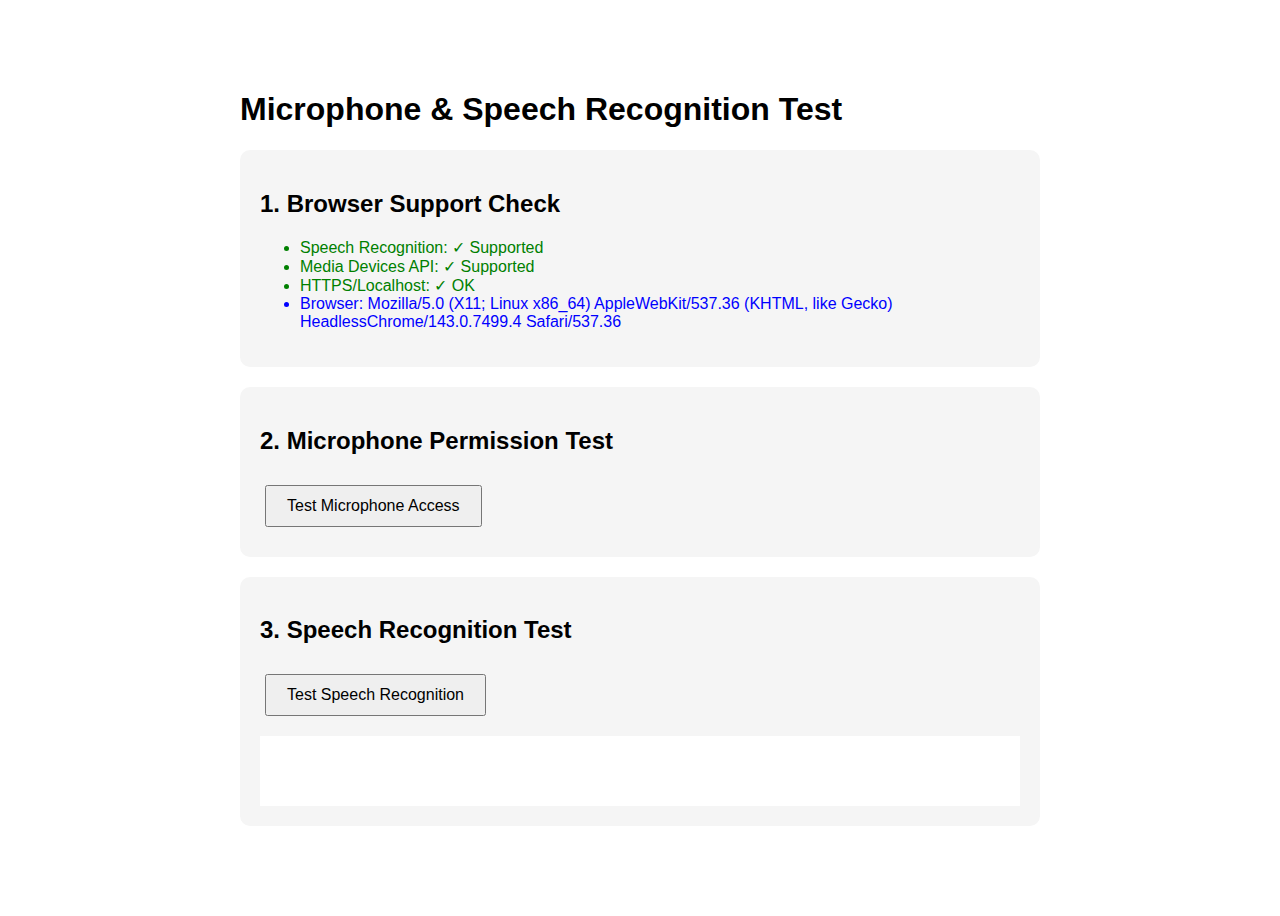
<file: static/test-mic.html>
<!DOCTYPE html>
<html lang="en">
<head>
    <meta charset="UTF-8">
    <meta name="viewport" content="width=device-width, initial-scale=1.0">
    <title>Microphone Test</title>
    <style>
        body {
            font-family: Arial, sans-serif;
            max-width: 800px;
            margin: 50px auto;
            padding: 20px;
        }
        .test-section {
            background: #f5f5f5;
            padding: 20px;
            margin: 20px 0;
            border-radius: 10px;
        }
        button {
            padding: 10px 20px;
            margin: 10px 5px;
            font-size: 16px;
            cursor: pointer;
        }
        .success { color: green; }
        .error { color: red; }
        .info { color: blue; }
    </style>
</head>
<body>
    <h1>Microphone & Speech Recognition Test</h1>
    
    <div class="test-section">
        <h2>1. Browser Support Check</h2>
        <div id="browserCheck"></div>
    </div>
    
    <div class="test-section">
        <h2>2. Microphone Permission Test</h2>
        <button onclick="testMicrophone()">Test Microphone Access</button>
        <div id="micResult"></div>
    </div>
    
    <div class="test-section">
        <h2>3. Speech Recognition Test</h2>
        <button onclick="testSpeechRecognition()">Test Speech Recognition</button>
        <div id="speechResult"></div>
        <div id="transcription" style="margin-top: 10px; padding: 10px; background: white; min-height: 50px;"></div>
    </div>
    
    <script>
        // Check browser support
        function checkBrowserSupport() {
            const div = document.getElementById('browserCheck');
            const SpeechRecognition = window.SpeechRecognition || window.webkitSpeechRecognition;
            const hasMediaDevices = !!navigator.mediaDevices;
            const isHTTPS = location.protocol === 'https:' || location.hostname === 'localhost' || location.hostname === '127.0.0.1';
            
            let html = '<ul>';
            html += `<li class="${SpeechRecognition ? 'success' : 'error'}">Speech Recognition: ${SpeechRecognition ? '✓ Supported' : '✗ Not Supported'}</li>`;
            html += `<li class="${hasMediaDevices ? 'success' : 'error'}">Media Devices API: ${hasMediaDevices ? '✓ Supported' : '✗ Not Supported'}</li>`;
            html += `<li class="${isHTTPS ? 'success' : 'error'}">HTTPS/Localhost: ${isHTTPS ? '✓ OK' : '✗ Required for microphone'}</li>`;
            html += `<li class="info">Browser: ${navigator.userAgent}</li>`;
            html += '</ul>';
            
            div.innerHTML = html;
        }
        
        // Test microphone
        async function testMicrophone() {
            const div = document.getElementById('micResult');
            div.innerHTML = '<p class="info">Requesting microphone access...</p>';
            
            try {
                const stream = await navigator.mediaDevices.getUserMedia({ audio: true });
                div.innerHTML = '<p class="success">✓ Microphone access granted!</p>';
                stream.getTracks().forEach(track => track.stop());
            } catch (err) {
                div.innerHTML = `<p class="error">✗ Microphone error: ${err.message}</p>`;
                if (err.name === 'NotAllowedError') {
                    div.innerHTML += '<p class="error">Please allow microphone access in your browser settings and refresh.</p>';
                }
            }
        }
        
        // Test speech recognition
        function testSpeechRecognition() {
            const SpeechRecognition = window.SpeechRecognition || window.webkitSpeechRecognition;
            const div = document.getElementById('speechResult');
            const transcriptionDiv = document.getElementById('transcription');
            
            if (!SpeechRecognition) {
                div.innerHTML = '<p class="error">✗ Speech Recognition not supported in this browser.</p>';
                return;
            }
            
            const recognition = new SpeechRecognition();
            recognition.continuous = false;
            recognition.interimResults = true;
            recognition.lang = 'en-US';
            
            recognition.onstart = () => {
                div.innerHTML = '<p class="success">✓ Listening... Speak now!</p>';
                transcriptionDiv.innerHTML = '<p>Listening...</p>';
            };
            
            recognition.onresult = (event) => {
                let transcript = '';
                for (let i = 0; i < event.results.length; i++) {
                    transcript += event.results[i][0].transcript;
                }
                transcriptionDiv.innerHTML = `<p><strong>You said:</strong> ${transcript}</p>`;
            };
            
            recognition.onerror = (event) => {
                div.innerHTML = `<p class="error">✗ Error: ${event.error}</p>`;
            };
            
            recognition.onend = () => {
                div.innerHTML = '<p class="info">Recognition ended. Click button again to test.</p>';
            };
            
            try {
                recognition.start();
            } catch (e) {
                div.innerHTML = `<p class="error">✗ Could not start: ${e.message}</p>`;
            }
        }
        
        // Run browser check on load
        checkBrowserSupport();
    </script>
</body>
</html>
</file>
<file: static/styles.css>
* {
    margin: 0;
    padding: 0;
    box-sizing: border-box;
}

body {
    font-family: 'Segoe UI', Tahoma, Geneva, Verdana, sans-serif;
    background: linear-gradient(135deg, #667eea 0%, #764ba2 100%);
    min-height: 100vh;
    padding: 20px;
    color: #333;
}

.container {
    max-width: 1200px;
    margin: 0 auto;
    background: white;
    border-radius: 20px;
    box-shadow: 0 20px 60px rgba(0, 0, 0, 0.3);
    overflow: hidden;
}

header {
    background: linear-gradient(135deg, #667eea 0%, #764ba2 100%);
    color: white;
    padding: 30px;
    text-align: center;
}

header h1 {
    font-size: 2.5em;
    margin-bottom: 10px;
}

.subtitle {
    font-size: 1.1em;
    opacity: 0.9;
}

main {
    padding: 30px;
}

.recording-section {
    display: flex;
    justify-content: center;
    align-items: center;
    gap: 15px;
    margin-bottom: 30px;
    flex-wrap: wrap;
}

.status-indicator {
    display: flex;
    align-items: center;
    gap: 10px;
    padding: 10px 20px;
    background: #f5f5f5;
    border-radius: 25px;
    font-weight: 500;
}

.status-dot {
    width: 12px;
    height: 12px;
    border-radius: 50%;
    background: #4caf50;
    animation: pulse 2s infinite;
}

.status-dot.recording {
    background: #f44336;
    animation: pulse 1s infinite;
}

@keyframes pulse {
    0%, 100% { opacity: 1; }
    50% { opacity: 0.5; }
}

button {
    padding: 15px 30px;
    border: none;
    border-radius: 10px;
    font-size: 1em;
    font-weight: 600;
    cursor: pointer;
    transition: all 0.3s ease;
    display: flex;
    align-items: center;
    gap: 8px;
}

.record-button {
    background: #4caf50;
    color: white;
}

.record-button:hover:not(:disabled) {
    background: #45a049;
    transform: translateY(-2px);
    box-shadow: 0 5px 15px rgba(76, 175, 80, 0.4);
}

.stop-button {
    background: #f44336;
    color: white;
}

.stop-button:hover:not(:disabled) {
    background: #da190b;
    transform: translateY(-2px);
    box-shadow: 0 5px 15px rgba(244, 67, 54, 0.4);
}

.clear-button {
    background: #ff9800;
    color: white;
}

.clear-button:hover:not(:disabled) {
    background: #e68900;
    transform: translateY(-2px);
    box-shadow: 0 5px 15px rgba(255, 152, 0, 0.4);
}

button:disabled {
    opacity: 0.5;
    cursor: not-allowed;
}

.content-section {
    display: grid;
    grid-template-columns: 1fr 1fr;
    gap: 20px;
    margin-top: 20px;
}

.panel {
    background: #f9f9f9;
    border-radius: 15px;
    padding: 20px;
    border: 2px solid #e0e0e0;
}

.panel h2 {
    color: #667eea;
    margin-bottom: 8px;
    font-size: 1.3em;
}

.panel-hint {
    color: #666;
    font-size: 0.9em;
    margin-bottom: 12px;
}

.summary-actions {
    display: flex;
    gap: 10px;
    margin-top: 15px;
    flex-wrap: wrap;
}

.transcription-box,
.summary-box {
    background: white;
    border: 2px solid #e0e0e0;
    border-radius: 10px;
    padding: 20px;
    min-height: 300px;
    max-height: 400px;
    overflow-y: auto;
    line-height: 1.6;
    font-size: 1em;
}

.transcription-box {
    font-family: 'Courier New', monospace;
}

.summary-box {
    font-family: 'Segoe UI', Tahoma, Geneva, Verdana, sans-serif;
}

.placeholder {
    color: #999;
    font-style: italic;
}

.summary-button {
    flex: 1;
    min-width: 180px;
    background: #667eea;
    color: white;
    padding: 12px;
    justify-content: center;
}

.summary-button:hover:not(:disabled) {
    background: #5568d3;
    transform: translateY(-2px);
    box-shadow: 0 5px 15px rgba(102, 126, 234, 0.4);
}

.download-button {
    background: #2196f3;
    color: white;
}

.download-button:hover:not(:disabled) {
    background: #1976d2;
    transform: translateY(-2px);
    box-shadow: 0 5px 15px rgba(33, 150, 243, 0.4);
}

.loading {
    display: inline-block;
    width: 20px;
    height: 20px;
    border: 3px solid #f3f3f3;
    border-top: 3px solid #667eea;
    border-radius: 50%;
    animation: spin 1s linear infinite;
    margin-left: 10px;
}

@keyframes spin {
    0% { transform: rotate(0deg); }
    100% { transform: rotate(360deg); }
}

footer {
    background: #f5f5f5;
    padding: 20px;
    text-align: center;
    color: #666;
    font-size: 0.9em;
}

@media (max-width: 768px) {
    .content-section {
        grid-template-columns: 1fr;
    }
    
    header h1 {
        font-size: 2em;
    }
    
    .recording-section {
        flex-direction: column;
    }
}
</file>
